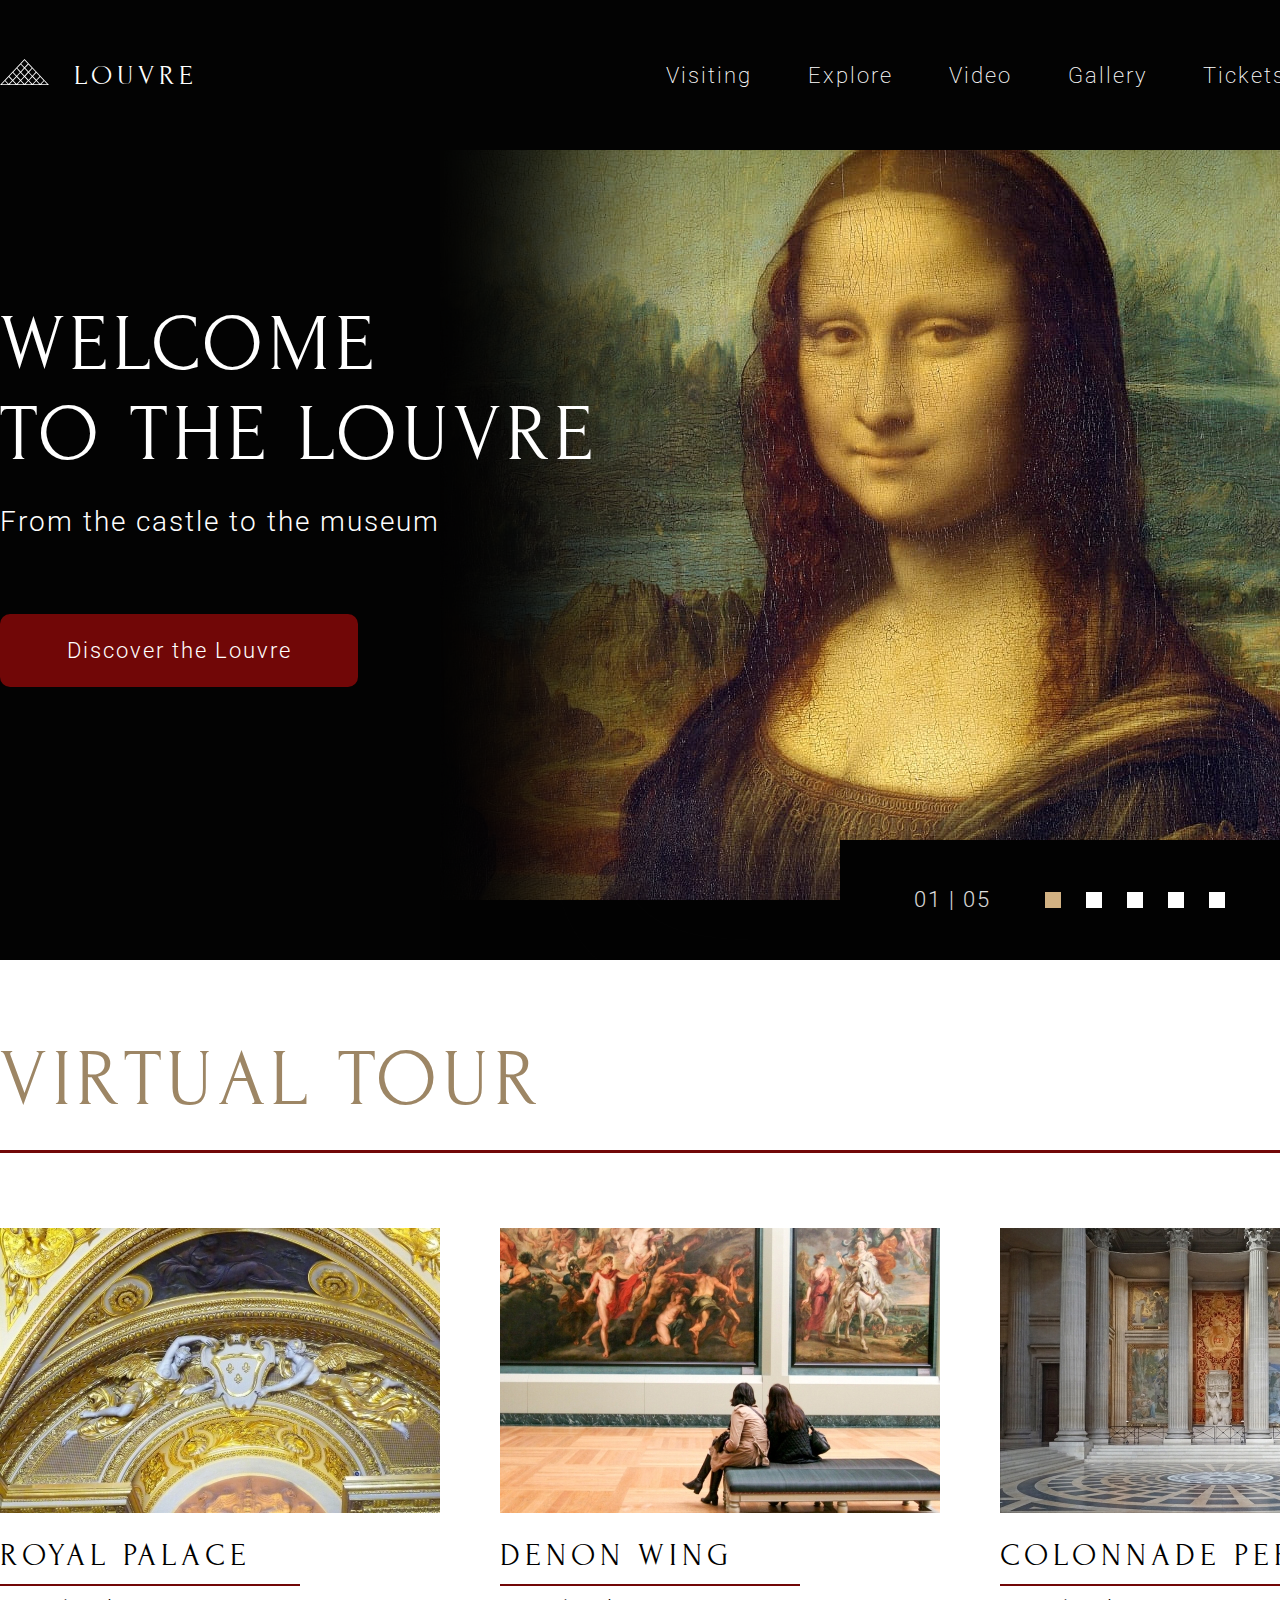
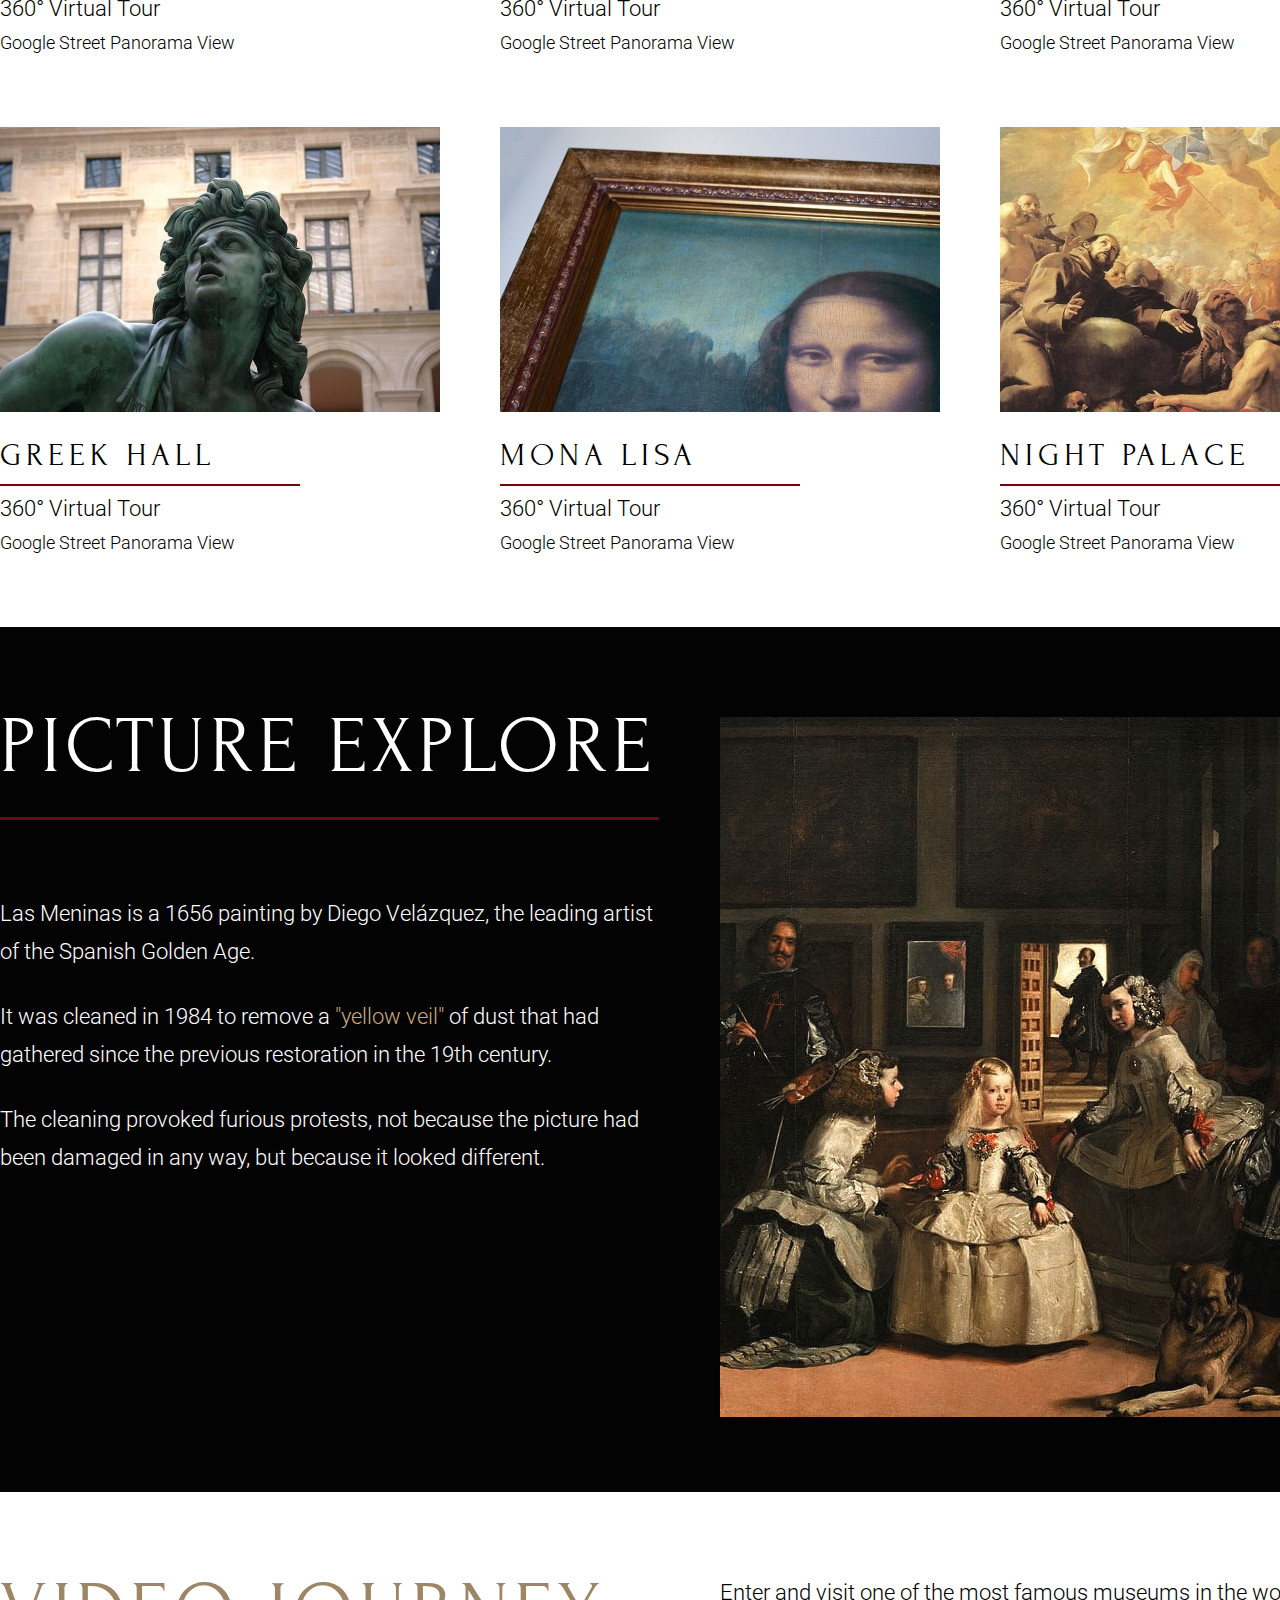
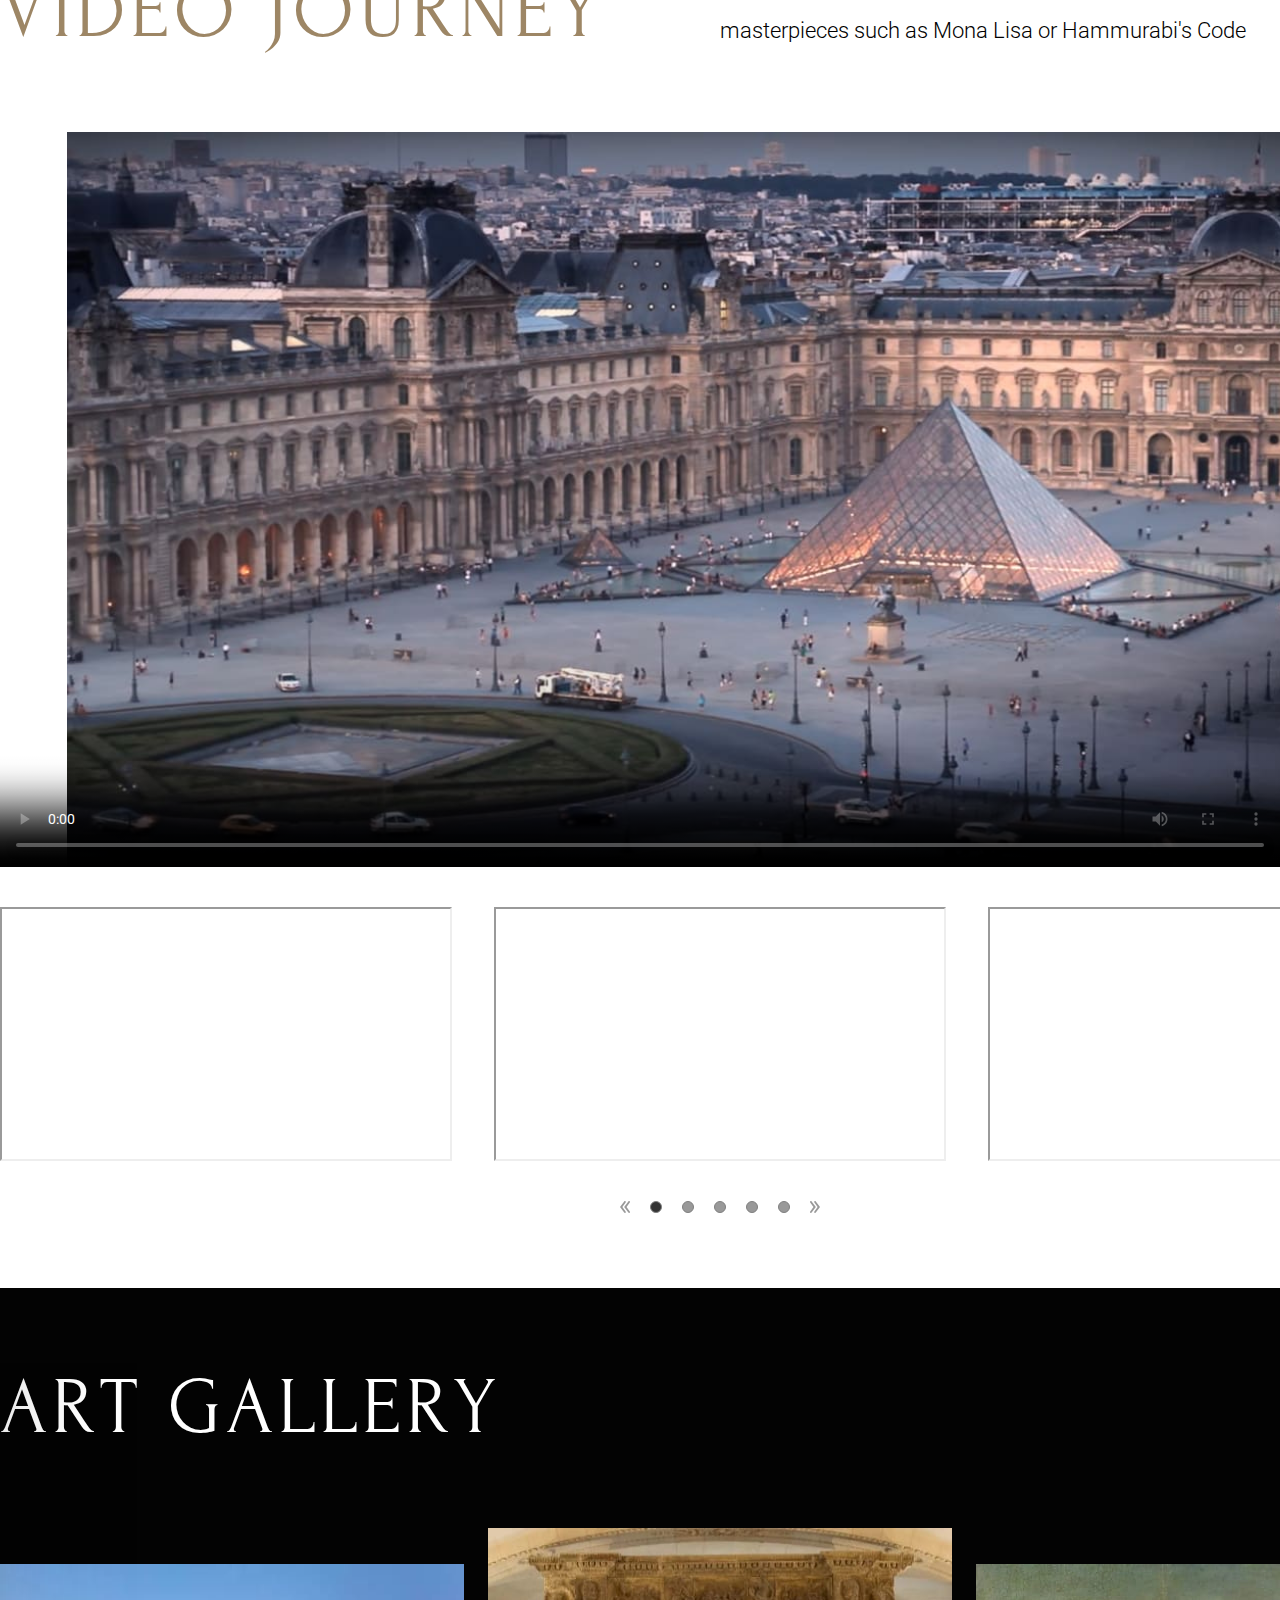
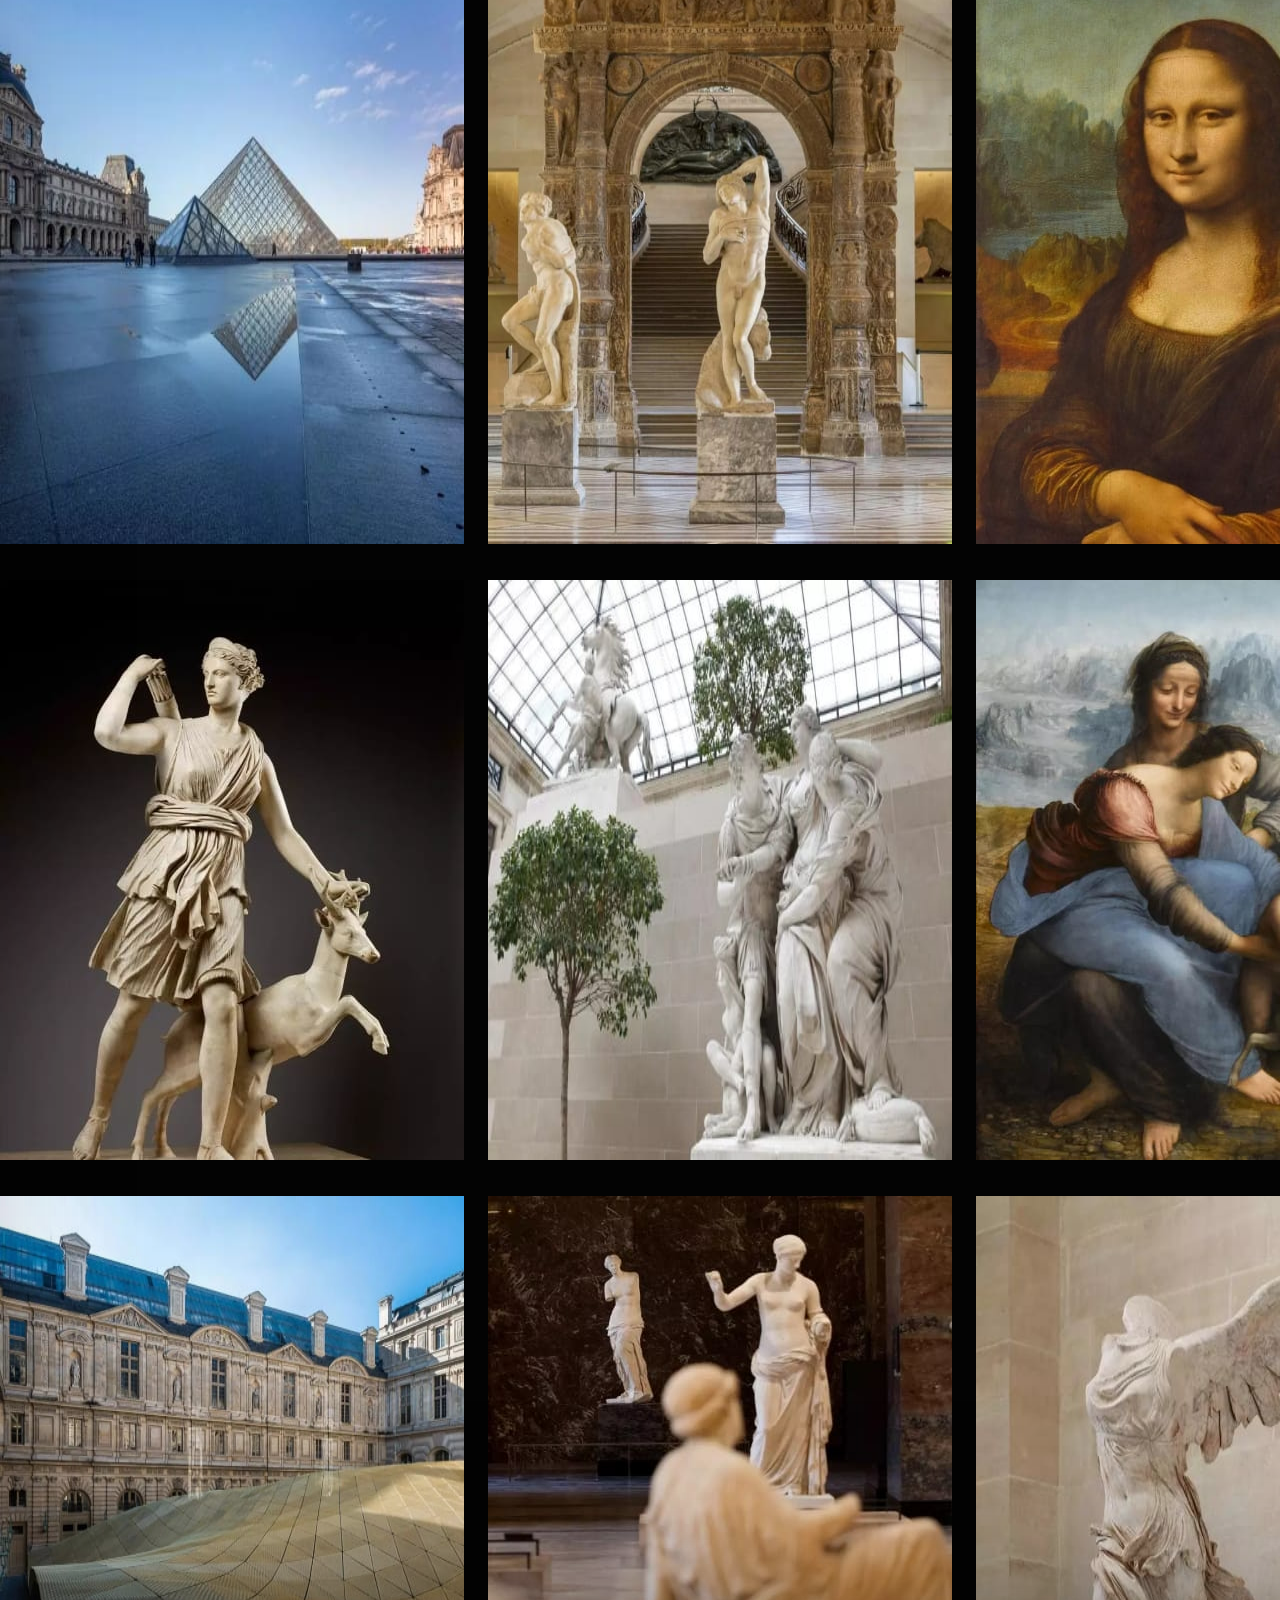
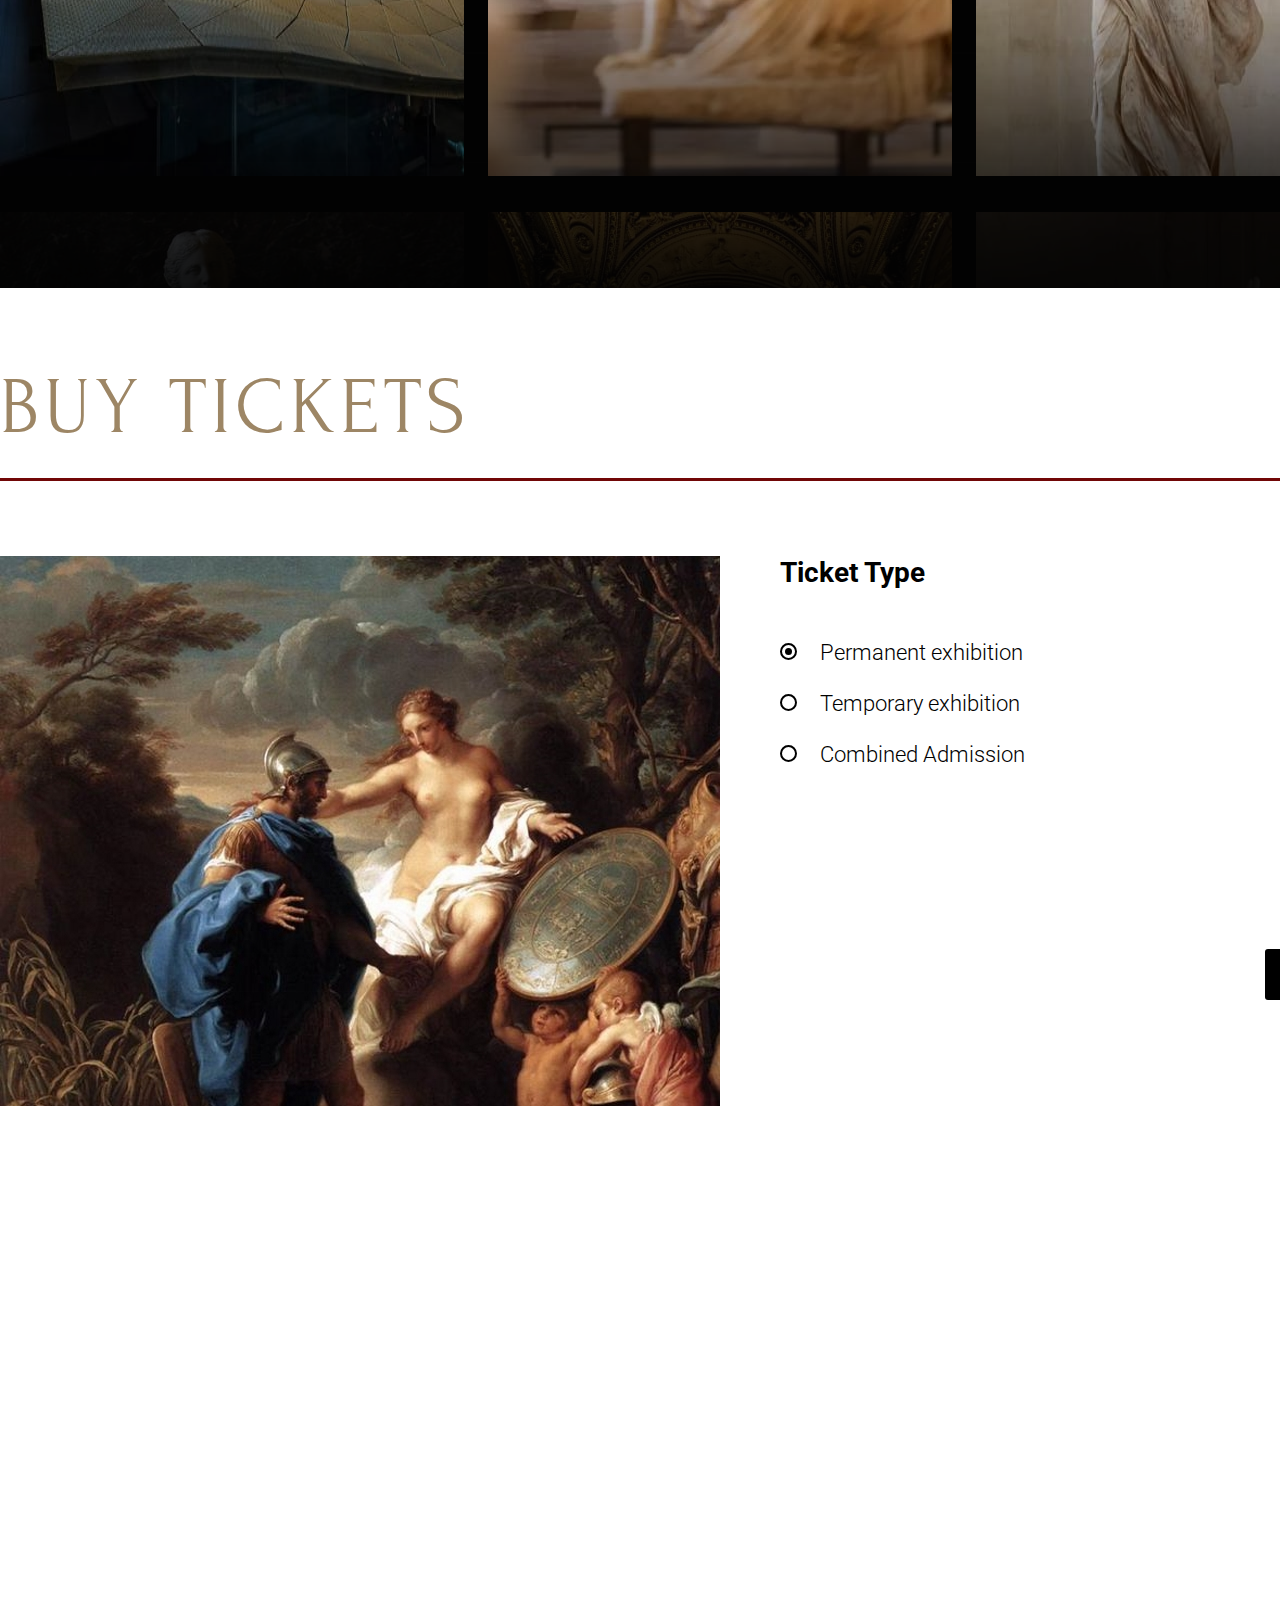
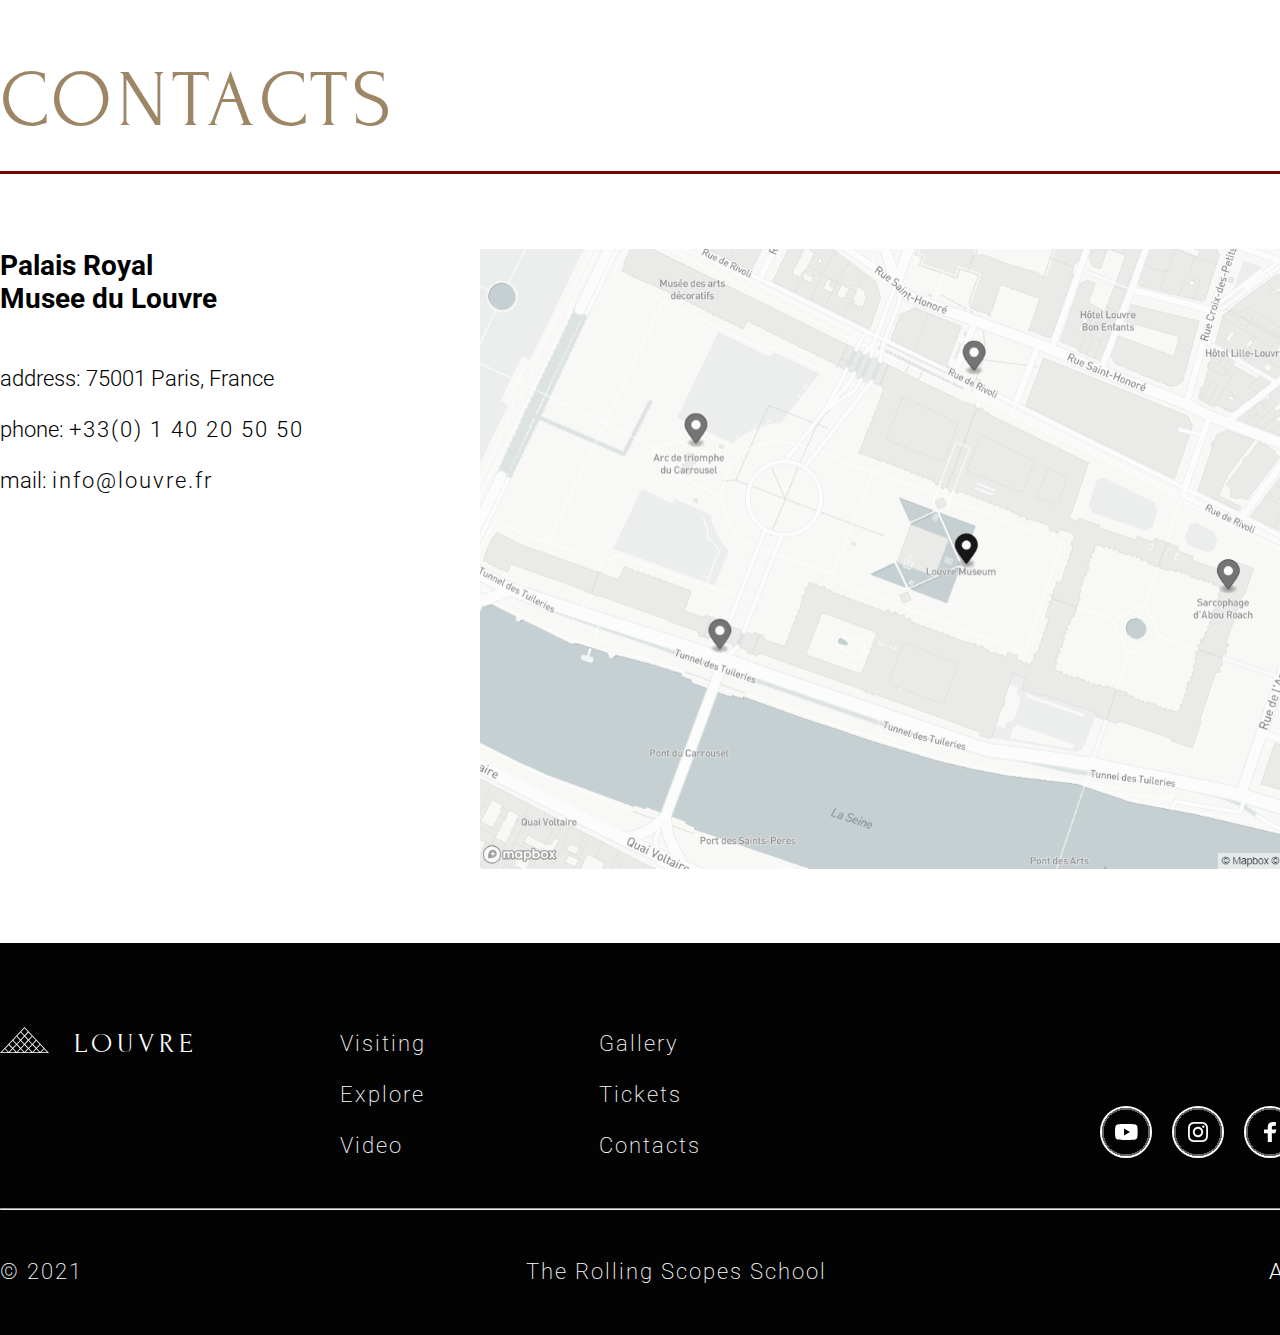
<file: index.html>
<!DOCTYPE html>
<html lang="en">
  <head>
    <meta charset="UTF-8" />
    <meta http-equiv="X-UA-Compatible" content="IE=edge" />
    <meta name="viewport" content="width=device-width, initial-scale=1.0" />
    <link rel="shortcut icon" href="assets/favicon.ico" type="image/x-icon" />
    <link rel="stylesheet" href="css/normalize.css" />
    <link rel="stylesheet" href="css/style.css" />
    <link
      href="https://fonts.googleapis.com/css2?family=Forum&family=Roboto:wght@100;300;400;700&display=swap"
      rel="stylesheet"
    />
    <title>Museum</title>
  </head>
  <body>
    <header class="dark">
      <div class="header-container container">
        <div class="header-logo"><h1>louvre</h1></div>
        <div class="burger"></div>
        <nav class="header-navbar">
          <ul>
            <li>
              <a href="#visiting">visiting <span>></span> </a>
            </li>
            <li>
              <a href="#explore">explore <span>></span> </a>
            </li>
            <li>
              <a href="#video">video <span>></span> </a>
            </li>
            <li>
              <a href="#gallery">gallery <span>></span> </a>
            </li>
            <li>
              <a href="#tickets">tickets <span>></span> </a>
            </li>
            <li>
              <a href="#contacts">contacts <span>></span> </a>
            </li>
          </ul>
        </nav>
      </div>
    </header>
    <main>
      <section class="dark">
        <div class="welcome container">
          <div class="welcome-block">
            <h2>
              Welcome <br />
              to the Louvre
            </h2>
            <p>From the castle to the museum</p>
            <a href="tours/tour0.html" target="blank">Discover the Louvre</a>
          </div>
          <div class="welcome-slider welcome-slider_shadow"></div>
          <div class="welcome-slider">
            <div class="slide">
              <div class="slide-coutn"><span>01</span> | 05</div>
              <div class="slide-change">
                <div class="slide-block"></div>
                <div class="slide-block"></div>
                <div class="slide-block"></div>
                <div class="slide-block"></div>
                <div class="slide-block sb-last"></div>
                <div class="slide-line">
                  <span class="line line-left"></span>
                  <span class="line line-right"></span>
                </div>
              </div>
            </div>
          </div>
        </div>
      </section>
      <section class="visiting container" id="visiting">
        <h2>Virtual tour</h2>
        <hr />
        <div class="visiting-cards">
          <a href="tours/tour1.html">
            <div class="card">
              <figure>
                <img
                  src="assets/img/virtual-tour/Rectangle.jpg"
                  alt="royal palace"
                />
                <h3>royal palace</h3>
                <hr />
                <p class="card-description">360° Virtual Tour</p>
                <figcaption>Google Street Panorama View</figcaption>
              </figure>
            </div>
          </a>
          <a href="tours/tour2.html">
            <div class="card">
              <figure>
                <img
                  src="assets/img/virtual-tour/Rectangle(1).jpg"
                  alt="denon"
                />
                <h3>denon wing</h3>
                <hr />
                <p class="card-description">360° Virtual Tour</p>
                <figcaption>Google Street Panorama View</figcaption>
              </figure>
            </div>
          </a>
          <a href="tours/tour3.html">
            <div class="card">
              <figure>
                <img
                  src="assets/img/virtual-tour/Rectangle(2).jpg"
                  alt="colonnade"
                />
                <h3>colonnade perrault</h3>
                <hr />
                <p class="card-description">360° Virtual Tour</p>
                <figcaption>Google Street Panorama View</figcaption>
              </figure>
            </div>
          </a>
          <a href="tours/tour4.html">
            <div class="card">
              <figure>
                <img
                  src="assets/img/virtual-tour/Rectangle(3).jpg"
                  alt="greek"
                />
                <h3>greek hall</h3>
                <hr />
                <p class="card-description">360° Virtual Tour</p>
                <figcaption>Google Street Panorama View</figcaption>
              </figure>
            </div>
          </a>
          <a href="tours/tour5.html">
            <div class="card">
              <figure>
                <img
                  src="assets/img/virtual-tour/Rectangle(4).jpg"
                  alt="mona"
                />
                <h3>mona lisa</h3>
                <hr />
                <p class="card-description">360° Virtual Tour</p>
                <figcaption>Google Street Panorama View</figcaption>
              </figure>
            </div>
          </a>
          <a href="tours/tour6.html">
            <div class="card">
              <figure>
                <img
                  src="assets/img/virtual-tour/Rectangle(5).jpg"
                  alt="night palace"
                />
                <h3>night palace</h3>
                <hr />
                <p class="card-description">360° Virtual Tour</p>
                <figcaption>Google Street Panorama View</figcaption>
              </figure>
            </div>
          </a>
        </div>
      </section>
      <section class="explore dark" id="explore">
        <div class="explore-cont container">
          <div class="explore-info">
            <h2>Picture explore</h2>
            <p>
              Las Meninas is a 1656 painting by Diego Velázquez, the leading
              artist of the Spanish Golden Age.
            </p>
            <p class="adapt1024">
              It was cleaned in 1984 to remove a <span>"yellow veil"</span> of
              dust that had gathered since the previous restoration in the 19th
              century.
            </p>
            <p class="hide1024">
              The cleaning provoked furious protests, not because the picture
              had been damaged in any way, but because it looked different.
            </p>
          </div>
          <div class="explore-picture">
            <img
              src="assets/img/explore-slider/before.jpg"
              alt="explore-before"
            />
            <!-- <img src="assets/img/explore-slider/after.jpg" alt="explore-after"> -->
            <!-- Сделать слайдер до/после для картинок -->
          </div>
        </div>
      </section>
      <section class="video container" id="video">
        <div class="video-info">
          <h2>Video journey</h2>
          <h3 class="hide1024">
            Enter and visit one of the most famous museums in the world and
            enjoy masterpieces such as Mona Lisa or Hammurabi's Code
          </h3>
        </div>
        <div class="video-player">
          <video poster="assets/video/poster0.jpg" controls>
            <!-- <source src="" /> -->
          </video>
          <div class="video-slider">
            <iframe
              width="1904"
              height="768"
              src="https://www.youtube.com/embed/zp1BXPX8jcU"
              title="YouTube video player"
              allow="accelerometer; autoplay; clipboard-write; encrypted-media; gyroscope; picture-in-picture"
              allowfullscreen
            ></iframe>
            <iframe
              width="1904"
              height="768"
              src="https://www.youtube.com/embed/Vi5D6FKhRmo"
              title="YouTube video player"
              allow="accelerometer; autoplay; clipboard-write; encrypted-media; gyroscope; picture-in-picture"
              allowfullscreen
            ></iframe>
            <iframe
              width="1904"
              height="768"
              src="https://www.youtube.com/embed/NOhDysLnTvY"
              title="YouTube video player"
              allow="accelerometer; autoplay; clipboard-write; encrypted-media; gyroscope; picture-in-picture"
              allowfullscreen
            ></iframe>
          </div>
          <div class="video-slidebar">
            <div class="video-line"></div>
            <div class="oneslide" style="background-color: #333"></div>
            <div class="oneslide"></div>
            <div class="oneslide"></div>
            <div class="oneslide"></div>
            <div class="oneslide"></div>
            <div class="video-line video-line_right"></div>
          </div>
        </div>
      </section>
      <section class="gallery dark" id="gallery">
        <div class="galery-cont container">
          <h2>Art Gallery</h2>
          <div class="galery-grid">
            <!-- <img
              src="assets/img/galery/galery2.jpg"
              alt="pic1"
              class="galery-picture"
              id="galery-pic1"
            />
            <img
              src="assets/img/galery/galery1.jpg"
              alt="pic2"
              class="galery-picture"
              id="galery-pic2"
            />
            <img
              src="assets/img/galery/galery7.jpg"
              alt="pic3"
              class="galery-picture"
              id="galery-pic3"
            />
            <img
              src="assets/img/galery/galery9.jpg"
              alt="pic4"
              class="galery-picture"
              id="galery-pic4"
            />
            <img
              src="assets/img/galery/galery8.jpg"
              alt="pic5"
              class="galery-picture"
              id="galery-pic5"
            />
            <img
              src="assets/img/galery/galery10.jpg"
              alt="pic6"
              class="galery-picture"
              id="galery-pic6"
            />
            <img
              src="assets/img/galery/galery4.jpg"
              alt="pic7"
              class="galery-picture"
              id="galery-pic7"
            />
            <img
              src="assets/img/galery/galery3.jpg"
              alt="pic8"
              class="galery-picture"
              id="galery-pic8"
            />
            <img
              src="assets/img/galery/galery15.jpg"
              alt="pic9"
              class="galery-picture"
              id="galery-pic9"
            />
            <img
              src="assets/img/galery/galery6.jpg"
              alt="pic10"
              class="galery-picture"
              id="galery-pic10"
            />
            <img
              src="assets/img/galery/galery5.jpg"
              alt="pic11"
              class="galery-picture"
              id="galery-pic11"
            />
            <img
              src="assets/img/galery/galery12.jpg"
              alt="pic12"
              class="galery-picture"
              id="galery-pic12"
            /> -->
          </div>
          <div class="galery-shadow"></div>
        </div>
      </section>
      <section class="tickets container" id="tickets">
        <h2>BUY TICKETS</h2>
        <div class="tickets-choice">
          <div class="img-cont hide1024"></div>
          <img src="assets/img/Rectangle.png" alt="tickets-picture" />
          <div class="tickets-type">
            <h3>Ticket Type</h3>
            <label
              ><input
                type="radio"
                name="tickets-type"
                id="permament"
                checked
                value="1"
              /><span></span>Permanent exhibition</label
            >
            <label
              ><input
                type="radio"
                name="tickets-type"
                id="temporary"
                value="2"
              /><span></span>Temporary exhibition</label
            >
            <label
              ><input
                type="radio"
                name="tickets-type"
                id="combined"
                value="3"
              /><span></span>Combined Admission</label
            >
          </div>
          <div class="tickets-amount">
            <h3>Amount</h3>
            <div class="amount18">
              <label for="basic">Basic 18+</label>
              <button
                type="button"
                class="amount-button amount18-left"
                onclick="this.nextElementSibling.stepDown()"
              >
                –
              </button>
              <input
                type="number"
                id="basic"
                name="basic"
                readonly
                value="0"
                min="0"
                max="20"
              />
              <button
                type="button"
                class="amount-button amount18-right"
                onclick="this.previousElementSibling.stepUp()"
              >
                +
              </button>
            </div>
            <div class="amount65">
              <label for="senior">Senior 65+</label>
              <button
                type="button"
                class="amount-button amount65-left"
                onclick="this.nextElementSibling.stepDown()"
              >
                –
              </button>
              <input
                type="number"
                id="senior"
                name="senior"
                readonly
                value="0"
                min="0"
                max="20"
              />
              <button
                type="button"
                class="amount-button amount65-right"
                onclick="this.previousElementSibling.stepUp()"
                value="+"
              >
                +
              </button>
            </div>
            <h3 class="tickets-cost">
              Total €<span class="tickets-cost_change">220</span>
            </h3>
            <input type="button" value="Buy Now" />
          </div>
        </div>
        <div class="buy">
          <div class="overlay"></div>
          <div class="buy-tickets">
            <div class="form">
              <div class="buy-head">
                <div class="buylogo"></div>
                <h2>Booking tickets</h2>
                <p>Tour to Louvre</p>
              </div>
              <div class="buy-form">
                <form action="#" method="POST">
                  <input
                    type="date"
                    name="date"
                    id="input-date"
                    class="buy-form_all buy-form_50"
                  />
                  <input
                    type="time"
                    name="time"
                    id="input-time"
                    class="buy-form_all buy-form_50"
                  />
                  <input
                    type="text"
                    name="text"
                    id="input-text"
                    class="buy-form_all buy-form_100"
                  />
                  <input
                    type="email"
                    name="email"
                    id="input-email"
                    class="buy-form_all buy-form_100"
                  />
                  <input
                    type="tel"
                    name="tel"
                    id="input-tel"
                    class="buy-form_all buy-form_100"
                  />
                  <select
                    name="select"
                    id="select-input"
                    class="buy-form_all buy-form_100"
                  >
                    <option value="0">.</option>
                    <option value="1">Permanent exhibition</option>
                    <option value="2">Temporary exhibition</option>
                    <option value="3">Combined Admission</option>
                  </select>
                </form>
              </div>
              <div class="buy-entry">
                <p>Entry ticket</p>
                <label>Basic 18+ (20 €)</label>
                <button
                  type="button"
                  class="amount-button amount65-left"
                  onclick="this.nextElementSibling.stepDown()"
                >
                  –
                </button>
                <input
                  type="number"
                  name="basic"
                  id="tickets-amount_basic"
                  readonly
                  value="0"
                  min="0"
                  max="20"
                />
                <button
                  type="button"
                  class="amount-button amount65-right"
                  onclick="this.previousElementSibling.stepUp()"
                  value="+"
                >
                  +
                </button>
                <label>Senior 65+ (10 €)</label>
                <button
                  type="button"
                  class="amount-button amount65-left"
                  onclick="this.nextElementSibling.stepDown()"
                >
                  –
                </button>
                <input
                  type="number"
                  name="senior"
                  id="tickets-amount_senior"
                  readonly
                  value="0"
                  min="0"
                  max="20"
                />
                <button
                  type="button"
                  class="amount-button amount65-right"
                  onclick="this.previousElementSibling.stepUp()"
                  value="+"
                >
                  +
                </button>
              </div>
            </div>

            <div class="buy-overview"></div>
          </div>
        </div>
      </section>
      <div class="paralax"></div>
      <section class="contacts container" id="contacts">
        <h2>Contacts</h2>
        <div class="contact-info">
          <div class="info">
            <h3>
              Palais Royal<br />
              Musee du Louvre
            </h3>
            <p>address: 75001 Paris, France</p>
            <p>phone: <a href="#">+33(0) 1 40 20 50 50</a></p>
            <p>mail: <a href="#">info@louvre.fr</a></p>
          </div>
          <img src="assets/img/Rectangle(2).png" class="map" alt="map" />
        </div>
      </section>
    </main>
    <footer>
      <div class="container dark">
        <div class="header-container footer-container">
          <div class="header-logo footer-logo"><h2>louvre</h2></div>
          <nav class="footer-navbar">
            <ul>
              <li><a href="#visiting">visiting</a></li>
              <li><a href="#explore">explore</a></li>
              <li><a href="#video">video</a></li>
            </ul>
            <ul>
              <li><a href="#gallery">gallery</a></li>
              <li><a href="#tickets">tickets</a></li>
              <li><a href="#contacts">contacts</a></li>
            </ul>
          </nav>
          <nav class="footer-link">
            <ul>
              <li>
                <a href="https://www.youtube.com/user/louvre"
                  ><img src="assets/svg/Youtube.svg" alt="Youtube"
                /></a>
              </li>
              <li>
                <a href="https://www.instagram.com/museelouvre/"
                  ><img src="assets/svg/Instagram.svg" alt="Instagram"
                /></a>
              </li>
              <li>
                <a href="https://www.facebook.com/museedulouvre"
                  ><img src="assets/svg/Facebook.svg" alt="Facebook"
                /></a>
              </li>
              <li>
                <a href="http://twitter.com/museelouvre"
                  ><img src="assets/svg/Twitter.svg" alt="Twitter"
                /></a>
              </li>
              <li>
                <a href="https://www.pinterest.fr/museedulouvre/"
                  ><img src="assets/svg/Pinterest.svg" alt="Pinterest"
                /></a>
              </li>
            </ul>
          </nav>
        </div>
      </div>
      <hr />
      <div class="footer-info container">
        <p>© 2021</p>
        <p>The Rolling Scopes School</p>
        <p><a href="https://github.com/ALexandrLaz">Alexandr Lazar</a></p>
      </div>
    </footer>
    <script src="js/gallery.js"></script>
    <script src="js/buy.js"></script>
  </body>
</html>
</file>
<file: css/style.css>
@charset "UTF-8";
* {
  font-family: "Roboto";
  font-size: 22px;
  font-weight: 300;
  letter-spacing: 2px;
  -webkit-box-sizing: border-box;
          box-sizing: border-box;
}

body {
  background-color: #fff;
  color: #fff;
}

header,
main,
footer {
  margin: 0 auto;
  max-width: 1920px;
}

.container {
  width: 1440px;
  margin: 0 auto;
}

h2 {
  font-family: "Forum";
  font-style: normal;
  font-weight: normal;
  font-size: 80px;
  line-height: 90px;
  letter-spacing: 5px;
  text-transform: uppercase;
}

.dark {
  background-color: #030303;
  color: #fff;
}

a {
  text-decoration: none;
  color: #fff;
}

@media (max-width: 1024px) {
  h2 {
    font-size: 50px;
  }
  header,
  main,
  footer {
    max-width: 1024px;
  }
  .container {
    max-width: 984px;
  }
  .hide1024 {
    display: none;
  }
}

header {
  height: 150px;
  background-color: #030303;
}

.header-container {
  display: -webkit-box;
  display: -ms-flexbox;
  display: flex;
  -webkit-box-pack: justify;
      -ms-flex-pack: justify;
          justify-content: space-between;
  -webkit-box-align: center;
      -ms-flex-align: center;
          align-items: center;
  min-height: 100%;
}

.header-container .burger {
  display: none;
}

.header-logo {
  background-image: url("../assets/svg/logo.svg");
  background-size: 49px 26px;
  background-repeat: no-repeat;
  background-position: 0px 18px;
  text-transform: uppercase;
}

.header-logo h1 {
  padding-left: 74px;
  font-family: Forum;
  font-style: normal;
  font-weight: normal;
  font-size: 28px;
  line-height: 31px;
  letter-spacing: 5px;
  text-transform: uppercase;
}

.header-navbar {
  width: 774px;
}

.header-navbar ul {
  display: -webkit-box;
  display: -ms-flexbox;
  display: flex;
  list-style-type: none;
  padding: 2px 0 0 0;
}

.header-navbar ul li a {
  padding: 0 28px;
  font-weight: 200;
  line-height: 26px;
  text-transform: capitalize;
  text-decoration: none;
  color: #fff;
}

.header-navbar ul li a span {
  display: none;
}

.header-navbar ul li a:hover {
  color: #9d8665;
}

.header-navbar ul li a:active {
  color: #7e6c51;
}

.header-navbar ul li:last-child a {
  padding-right: 0;
}

.header-navbar ul li:first-child a {
  padding-left: 0;
}

@media (max-width: 1024px) {
  header {
    height: 130px;
  }
  .header-container {
    position: relative;
  }
  .header-container .burger {
    display: block;
    position: absolute;
    right: 0;
    width: 33px;
    height: 18px;
    -webkit-mask-image: url("../assets/svg/Group44.svg");
            mask-image: url("../assets/svg/Group44.svg");
    background-size: 33px 18px;
    background-color: white;
    background-repeat: no-repeat;
  }
  .header-container .burger:hover {
    background-color: #9d8665;
  }
  .header-navbar {
    position: absolute;
    width: 122px;
    top: 165px;
    left: 35px;
    display: none;
  }
  .header-navbar ul {
    display: -webkit-box;
    display: -ms-flexbox;
    display: flex;
    -webkit-box-orient: vertical;
    -webkit-box-direction: normal;
        -ms-flex-direction: column;
            flex-direction: column;
  }
  .header-navbar ul li {
    padding: 12.5px 0px;
  }
  .header-navbar ul li a {
    width: 122px;
    display: -webkit-box;
    display: -ms-flexbox;
    display: flex;
    -webkit-box-pack: justify;
        -ms-flex-pack: justify;
            justify-content: space-between;
    padding: 0;
    font-weight: 300;
    line-height: 23px;
    white-space: nowrap;
    font-size: 20px;
  }
  .header-navbar ul li a span {
    display: inline-block;
    width: 12px;
    height: 12px;
  }
}

.welcome {
  position: relative;
  height: 810px;
}

.welcome-block {
  position: absolute;
  top: 150px;
  max-width: 598px;
  max-height: 388px;
  z-index: 3;
}

.welcome-block h2 {
  margin: 0 0 25px 0;
}

.welcome-block p {
  margin: 0 0 100px 0;
  font-size: 28px;
  line-height: 33px;
}

.welcome-block a {
  padding: 24px 66.5px;
  text-align: center;
  line-height: 26px;
  background: #710707;
  border-radius: 10px;
}

.welcome-block a:hover {
  background-color: #9d8665;
}

.welcome-slider {
  position: absolute;
  top: 0;
  right: 0;
  width: 1000px;
  min-height: 100%;
  background-image: url("../assets/img/welcome-slider/1.jpg");
  background-repeat: no-repeat;
  background-position: calc(100%) calc(100% - 60px);
}

.welcome-slider_shadow {
  background: none;
  -webkit-box-shadow: inset 200px -50px 140px -60px #030303;
          box-shadow: inset 200px -50px 140px -60px #030303;
  z-index: 2;
}

.slide {
  position: absolute;
  bottom: 0;
  right: 0;
  display: -webkit-box;
  display: -ms-flexbox;
  display: flex;
  -webkit-box-pack: justify;
      -ms-flex-pack: justify;
          justify-content: space-between;
  -webkit-box-align: center;
      -ms-flex-align: center;
          align-items: center;
  padding: 0 74px;
  background-color: #030303;
  width: 600px;
  height: 120px;
  font-style: normal;
  font-weight: normal;
  line-height: 40px;
}

.slide .slide-count {
  text-align: center;
  margin: 40px auto;
  font-size: 22px;
  font-style: normal;
  font-weight: normal;
}

.slide .slide-change {
  position: absolute;
  left: 150px;
  display: -webkit-box;
  display: -ms-flexbox;
  display: flex;
  -webkit-box-pack: justify;
      -ms-flex-pack: justify;
          justify-content: space-between;
  -webkit-box-align: center;
      -ms-flex-align: center;
          align-items: center;
  z-index: 2;
}

.slide .slide-change .slide-block {
  width: 16px;
  height: 16px;
  margin: 0 12.5px;
  background-color: #fff;
}

.slide .slide-change .slide-block:first-child {
  margin-left: 55px;
  background-color: #d2b183;
}

.slide .slide-change .slide-block:hover {
  cursor: pointer;
  background-color: #9d8665;
}

.slide .slide-change .slide-block:active {
  cursor: pointer;
  background-color: #d2b183;
}

.slide .slide-change .sb-last {
  margin-right: 0;
}

.slide .slide-change .slide-line {
  margin: -6px 0 0 60px;
}

.slide .slide-change .slide-line .line {
  position: absolute;
  display: block;
  width: 30px;
  height: 8px;
  -webkit-mask-image: url("../assets/svg/←.svg");
          mask-image: url("../assets/svg/←.svg");
  -webkit-mask-size: 30px 8px;
          mask-size: 30px 8px;
  -webkit-mask-size: 100%;
          mask-size: 100%;
  background-color: #fff;
}

.slide .slide-change .slide-line .line:hover {
  cursor: pointer;
  background-color: #9d8665;
}

.slide .slide-change .line-right {
  right: -80px;
}

.slide .slide-change .line-right {
  -webkit-transform: rotate(180deg);
          transform: rotate(180deg);
}

@media (max-width: 1024px) {
  .welcome {
    height: 585px;
  }
  .welcome-block {
    top: 50px;
    max-width: 396px;
    max-height: 180px;
  }
  .welcome-block h2 {
    margin: 0 0 25px 0;
    white-space: nowrap;
  }
  .welcome-block p {
    margin: 0 0 67px 0;
    font-size: 24px;
    line-height: 28px;
  }
  .welcome-block a {
    padding: 19px 45px;
    font-size: 20px;
    line-height: 23px;
  }
  .welcome-slider {
    width: 700px;
    background-size: 700px 525px;
  }
  .slide {
    padding: 0 74px 0 224px;
    width: 700px;
    line-height: 40px;
  }
  .slide .slide-count {
    text-align: center;
    margin: 40px auto;
    font-size: 20px;
  }
  .slide .slide-change {
    position: absolute;
    left: 285px;
  }
  .slide .slide-change .slide-block {
    width: 12px;
    height: 12px;
  }
  .slide .slide-change .sb-last {
    margin-right: 0;
  }
  .slide .slide-change .slide-line {
    margin: -6px 0 0 45px;
  }
}

.visiting {
  color: black;
}

.visiting h2 {
  margin-top: 75px;
  margin-bottom: 25px;
  color: #9d8665;
}

.visiting hr {
  margin-bottom: 75px;
  height: 3px;
  background-color: #710707;
  border: none;
}

.visiting-cards {
  display: -webkit-box;
  display: -ms-flexbox;
  display: flex;
  -ms-flex-wrap: wrap;
      flex-wrap: wrap;
}

.visiting-cards a {
  max-width: 440px;
  margin: 0 60px 74px 0;
  color: #000;
}

.visiting-cards a:nth-child(3n + 3) {
  margin-right: 0;
}

.visiting-cards .card {
  width: 100%;
}

.visiting-cards .card figure {
  margin: 0;
  font-family: "Roboto";
  font-style: normal;
  font-weight: 200;
}

.visiting-cards .card figure h3 {
  margin-top: 20px;
  margin-bottom: 10px;
  font-family: "Forum";
  font-style: normal;
  font-weight: normal;
  font-size: 32px;
  line-height: 35px;
  letter-spacing: 5px;
  text-transform: uppercase;
}

.visiting-cards .card figure hr {
  width: 300px;
  height: 2px;
  margin-left: 0;
  margin-bottom: 10px;
}

.visiting-cards .card figure figcaption {
  font-size: 18px;
  line-height: 21px;
  margin: 0;
  letter-spacing: 0px;
}

.visiting-cards .card figure .card-description {
  font-size: 22px;
  line-height: 26px;
  letter-spacing: 0px;
  margin-bottom: 10px;
  margin-top: 0;
}

.visiting-cards a:hover hr {
  width: 100%;
  -webkit-transition: 1s ease-in-out;
  transition: 1s ease-in-out;
}

@media (max-width: 1024px) {
  .visiting h2 {
    margin-top: 53px;
    margin-bottom: 12px;
  }
  .visiting hr {
    margin-bottom: 60px;
  }
  .visiting-cards {
    display: -webkit-box;
    display: -ms-flexbox;
    display: flex;
    -ms-flex-wrap: wrap;
        flex-wrap: wrap;
  }
  .visiting-cards a:nth-child(3) h3 {
    letter-spacing: 3px;
  }
  .visiting-cards a:nth-child(5) h3,
  .visiting-cards a:nth-child(6) h3 {
    letter-spacing: 3px;
  }
  .visiting-cards a {
    max-width: 330px;
    margin: 0 0 60px 108px;
  }
  .visiting-cards a:nth-child(3n + 3) {
    margin: 0 0 60px 108px;
  }
  .visiting-cards .card figure img {
    max-width: 330px;
  }
  .visiting-cards .card figure h3 {
    font-size: 28px;
    line-height: 31px;
    white-space: nowrap;
  }
  .visiting-cards .card figure hr {
    width: 150px;
    height: 2px;
  }
  .visiting-cards .card figure figcaption {
    font-size: 16px;
    line-height: 19px;
  }
  .visiting-cards .card figure .card-description {
    font-size: 20px;
    line-height: 23px;
  }
  .visiting-cards a:hover hr {
    width: 100%;
    -webkit-transition: 1s ease-in-out;
    transition: 1s ease-in-out;
  }
}

.explore {
  max-height: 865px;
}

.explore-cont {
  display: -webkit-box;
  display: -ms-flexbox;
  display: flex;
  -webkit-box-pack: justify;
      -ms-flex-pack: justify;
          justify-content: space-between;
}

.explore-info {
  max-width: 659px;
}

.explore-info h2 {
  margin-top: 75px;
  margin-bottom: 75px;
  padding-bottom: 25px;
  border-bottom: 3px solid #710707;
}

.explore-info p {
  margin-bottom: 27px;
  font-weight: 300;
  font-size: 22px;
  line-height: 38px;
  letter-spacing: 0px;
}

.explore-info p span {
  color: #caaa7d;
  letter-spacing: 0;
}

.explore-picture {
  max-width: 720px;
  margin: 90px 0 75px 0;
}

@media (max-width: 1024px) {
  .explore {
    max-height: 1149px;
  }
  .explore-cont {
    display: block;
  }
  .explore-info {
    max-width: 100%;
  }
  .explore-info h2 {
    margin-top: 0px;
    margin-bottom: 60px;
    padding-top: 53px;
    padding-bottom: 12px;
  }
  .explore-info p {
    margin: 0px;
    font-size: 20px;
  }
  .explore-info p span {
    color: #caaa7d;
    letter-spacing: -0.8px;
  }
  .explore-info .hide1024 {
    display: none;
  }
  .explore-info .adapt1024 {
    line-height: 35px;
  }
  .explore-picture {
    max-width: 720px;
    margin: 62px auto 0;
    padding-bottom: 62px;
  }
  .explore-picture img {
    display: block;
    margin: 0;
  }
}

.video {
  margin-top: 75px;
}

.video .video-info {
  display: -webkit-box;
  display: -ms-flexbox;
  display: flex;
  -webkit-box-pack: justify;
      -ms-flex-pack: justify;
          justify-content: space-between;
  color: #000;
}

.video .video-info h2 {
  max-width: 605px;
  color: #9d8665;
  white-space: nowrap;
  margin-top: 0;
  margin-bottom: 75px;
}

.video .video-info h3 {
  max-width: 720px;
  margin-top: 0.53%;
  line-height: 38px;
  letter-spacing: 0px;
}

.video-player video {
  width: 100%;
  max-height: 735px;
  margin-bottom: 35px;
}

.video-player video[poster] {
  width: 100%;
  height: 100%;
}

.video-player .video-slider {
  display: -webkit-box;
  display: -ms-flexbox;
  display: flex;
  gap: 42px;
}

.video-player .video-slider iframe {
  max-width: 452px;
  max-height: 254px;
}

.video-player .video-slidebar {
  display: -webkit-box;
  display: -ms-flexbox;
  display: flex;
  -webkit-box-pack: center;
      -ms-flex-pack: center;
          justify-content: center;
  gap: 20px;
  margin-top: 40px;
}

.video-player .video-slidebar .oneslide {
  width: 12px;
  height: 12px;
  background: #999999;
  border: 1px solid gray;
  border-radius: 50%;
}

.video-player .video-slidebar .video-line {
  display: block;
  width: 10px;
  -webkit-mask-image: url("../assets/svg/Vector (Stroke).svg");
          mask-image: url("../assets/svg/Vector (Stroke).svg");
  background-color: #999999;
}

.video-player .video-slidebar .video-line:hover {
  cursor: pointer;
  background-color: #710707;
}

.video-player .video-slidebar .video-line_right {
  fill: #333;
  -webkit-transform: rotate(180deg);
          transform: rotate(180deg);
}

.video-player .video-slidebar .oneslide:hover {
  cursor: pointer;
  background-color: #710707;
}

@media (max-width: 1024px) {
  .video {
    margin-top: 53px;
  }
  .video .video-info h2 {
    margin-bottom: 32px;
  }
  .video .video-info h3 {
    display: none;
  }
  .video-player video {
    width: 100%;
    max-height: 504px;
    margin-bottom: 35px;
  }
  .video-player video[poster] {
    width: 100%;
    height: 504px;
  }
  .video-player .video-slider {
    display: -webkit-box;
    display: -ms-flexbox;
    display: flex;
    gap: 41px;
  }
  .video-player .video-slider iframe {
    max-width: 300px;
    max-height: 170px;
    border: none;
  }
}

.gallery {
  margin-top: 75px;
  overflow: hidden;
}

.galery-cont {
  position: relative;
  max-height: 2125px;
}

.galery-cont h2 {
  margin-bottom: 75px;
  margin-top: 75px;
}

.galery-cont .galery-shadow {
  position: absolute;
  top: 0;
  left: 0;
  width: 100%;
  min-height: 100%;
  -webkit-box-shadow: inset 0px -350px 410px -170px #030303;
          box-shadow: inset 0px -350px 410px -170px #030303;
  z-index: 2;
}

.galery-cont .galery-grid {
  display: -webkit-box;
  display: -ms-flexbox;
  display: flex;
  -webkit-box-pack: center;
      -ms-flex-pack: center;
          justify-content: center;
  -ms-flex-wrap: wrap;
      flex-wrap: wrap;
}

.galery-cont .galery-grid .galery-picture {
  margin: 0 24px 36px 0;
  min-height: 100%;
  height: inherit;
}

.galery-cont .galery-grid .galery-picture:nth-child(3n + 3) {
  margin: 0 0px 36px 0;
}

.galery-cont .galery-grid .galery-picture:nth-child(1) {
  margin-top: 36px;
}

.galery-cont .galery-grid .galery-picture:nth-child(3) {
  margin-top: 36px;
}

@media (max-width: 1024px) {
  .gallery {
    margin-top: 61px;
  }
  .galery-cont {
    height: 1407px;
  }
  .galery-cont h2 {
    margin-bottom: 52px;
    margin-top: 52px;
  }
  .galery-cont .galery-grid .galery-picture {
    margin: 0 36px 24px 0;
    max-width: 304px;
  }
}

.tickets {
  font-family: "Roboto";
  font-style: normal;
  font-weight: normal;
  color: black;
}

.tickets h2 {
  margin-top: 75px;
  padding-bottom: 25px;
  margin-bottom: 75px;
  color: #9d8665;
  border-bottom: 3px solid #710707;
}

.tickets label {
  font-style: normal;
  font-weight: 300;
  font-size: 22px;
  line-height: 26px;
  letter-spacing: 0;
}

.tickets .tickets-choice {
  display: -webkit-box;
  display: -ms-flexbox;
  display: flex;
}

.tickets .tickets-choice h3 {
  margin-top: 0;
  font-family: "Roboto";
  font-weight: bold;
  font-size: 28px;
  line-height: 33px;
  letter-spacing: 0px;
}

.tickets .tickets-choice .tickets-type {
  max-width: 270px;
  margin-left: 60px;
  margin-right: 240px;
}

.tickets .tickets-choice .tickets-type h3 {
  margin-bottom: 51px;
}

.tickets .tickets-choice .tickets-type label {
  display: inline-block;
  position: relative;
  margin-bottom: 25px;
}

.tickets .tickets-choice .tickets-type label:hover {
  cursor: pointer;
}

.tickets .tickets-choice .tickets-type label span {
  content: "";
  display: inline-block;
  width: 17px;
  height: 17px;
  position: relative;
  border: 2px solid black;
  border-radius: 50%;
  margin-top: 3px;
  margin-right: 23px;
}

.tickets .tickets-choice .tickets-type label input[type="radio"] {
  display: none;
}

.tickets .tickets-choice .tickets-type label input[type="radio"]:checked + span:before {
  content: "";
  position: absolute;
  top: 3px;
  left: 3px;
  width: 7px;
  height: 7px;
  background-color: black;
  border-radius: 50%;
  z-index: 2;
}

.tickets .tickets-choice .tickets-amount {
  max-width: 150px;
}

.tickets .tickets-choice .tickets-amount h3:first-child {
  float: right;
  margin-bottom: 26px;
}

.tickets .tickets-choice .tickets-amount input[type="number"] {
  width: 150px;
  height: 50px;
  border: 3px solid black;
  margin: 14px 0 11px;
  font-size: 22px;
  line-height: 26px;
  text-align: center;
}

.tickets .tickets-choice .tickets-amount input[type="number"]::-webkit-outer-spin-button, .tickets .tickets-choice .tickets-amount input[type="number"]::-webkit-inner-spin-button {
  -webkit-appearance: none;
          appearance: none;
}

.tickets .tickets-choice .tickets-amount .amount18,
.tickets .tickets-choice .tickets-amount .amount65 {
  position: relative;
}

.tickets .tickets-choice .tickets-amount .amount-button {
  position: absolute;
  border: none;
  background-color: #fff;
  font-size: 30px;
  font-weight: bolder;
  text-align: justify;
}

.tickets .tickets-choice .tickets-amount .amount-button:hover {
  cursor: pointer;
}

.tickets .tickets-choice .tickets-amount .amount18-left {
  top: 106px;
  left: 8px;
}

.tickets .tickets-choice .tickets-amount .amount18-right {
  top: 106px;
  right: 7px;
}

.tickets .tickets-choice .tickets-amount .amount65-left {
  top: 48px;
  left: 8px;
}

.tickets .tickets-choice .tickets-amount .amount65-right {
  top: 48px;
  right: 7px;
}

.tickets .tickets-choice .tickets-cost {
  margin-top: 39px;
  margin-bottom: 60px;
  font-style: normal;
  font-weight: bold;
  font-size: 28px;
  line-height: 33px;
  letter-spacing: 1.65px;
}

.tickets .tickets-choice .tickets-cost span {
  font-style: normal;
  font-weight: bold;
  font-size: 28px;
  line-height: 33px;
  letter-spacing: 1.65px;
}

.tickets .tickets-choice input[type="button"] {
  margin-left: -25px;
  padding: 13px 38px;
  border: none;
  border-radius: 3px;
  color: #fff;
  background-color: black;
}

.tickets .tickets-choice input[type="button"]:hover {
  color: black;
  background: #9d8665;
}

.tickets .buy {
  position: fixed;
  top: 0;
  left: 0;
  display: none;
}

.tickets .buy .overlay {
  background-color: lightgray;
  width: 100%;
  min-height: 100%;
  opacity: 0.2;
  z-index: 4;
}

.tickets .buy .buy-tickets {
  width: 100%;
}

.tickets .buy .buy-tickets .form {
  position: relative;
  max-width: 400px;
}

.tickets .buy .buy-tickets .form .buylogo {
  display: block;
  width: 85px;
  height: 45px;
  -webkit-mask-image: url("../assets/svg/logo.svg");
          mask-image: url("../assets/svg/logo.svg");
  -webkit-mask-size: 100%;
          mask-size: 100%;
  background-color: #9d8665;
}

.tickets .buy .buy-tickets .form h2 {
  white-space: nowrap;
  margin: 0 0 15px;
  padding-bottom: 45px;
  font-size: 50px;
  line-height: 55px;
  text-transform: uppercase;
  letter-spacing: 0;
}

.tickets .buy .buy-tickets .form .buy-head p {
  position: absolute;
  top: 96px;
  font-family: Roboto;
  font-style: normal;
  font-weight: normal;
  font-size: 18px;
  line-height: 21px;
  color: #710707;
  letter-spacing: 0;
}

.tickets .buy .buy-tickets .form .buy-form {
  margin-top: 60px;
}

.tickets .buy .buy-tickets .form .buy-form .buy-form_all {
  position: relative;
  border: 1px solid black;
  height: 45px;
  margin-bottom: 20px;
}

.tickets .buy .buy-tickets .form .buy-form .buy-form_all::-webkit-datetime-edit {
  display: none;
}

.tickets .buy .buy-tickets .form .buy-form .buy-form_all::-webkit-calendar-picker-indicator {
  opacity: 0;
}

.tickets .buy .buy-tickets .form .buy-form .buy-form_50 {
  width: 190px;
}

.tickets .buy .buy-tickets .form .buy-form .buy-form_50:first-child {
  margin-right: 12.65px;
}

.tickets .buy .buy-tickets .form .buy-form .buy-form_100 {
  width: 100%;
}

.tickets .buy .buy-tickets .form .buy-form #input-date[placeholder] {
  color: black;
}

.tickets .buy .buy-tickets .form .buy-form #input-date:before {
  content: "";
  position: absolute;
  left: 17px;
  top: 14px;
  width: 13px;
  height: 15px;
  font-size: 18px;
  line-height: 21px;
  text-align: center;
  background-image: url("../assets/svg/date.svg");
}

.tickets .buy .buy-tickets .form .buy-form #input-date:before::after {
  content: "Date";
  width: 30px;
  height: 30px;
}

.paralax {
  width: 100%;
  min-height: 400px;
  margin-top: 75px;
  margin-bottom: 75px;
  background-attachment: fixed;
  background-position: center;
  background-repeat: no-repeat;
  background-size: cover;
  background-image: url("../assets/img/parallax.jpg");
}

@media (max-width: 1024px) {
  .tickets h2 {
    margin-top: 53px;
    padding-bottom: 12px;
    margin-bottom: 60px;
  }
  .tickets .tickets-choice {
    min-height: 440px;
  }
  .tickets .tickets-choice img {
    display: none;
  }
  .tickets .tickets-choice .img-cont {
    display: block;
    min-width: 700px;
    max-height: 440px;
    background-image: url("../assets/img/Rectangle.png");
    background-repeat: no-repeat;
    background-position: -10px -55px;
  }
  .tickets .tickets-choice .tickets-type {
    display: none;
  }
  .tickets .tickets-choice .tickets-amount {
    max-width: 175px;
    margin-left: 80px;
  }
  .tickets .tickets-choice .tickets-amount h3:first-child {
    float: left;
    margin-bottom: 30px;
  }
  .tickets .tickets-choice .tickets-amount label {
    position: absolute;
  }
  .tickets .tickets-choice .tickets-amount input[type="number"] {
    width: 175px;
    margin: 35px 0 30px;
  }
  .tickets .tickets-choice .tickets-amount .amount18-left {
    top: 105px;
    left: 8px;
  }
  .tickets .tickets-choice .tickets-amount .amount18-right {
    top: 105px;
    right: 10px;
  }
  .tickets .tickets-choice .tickets-amount .amount65-left {
    top: 42px;
    left: 8px;
  }
  .tickets .tickets-choice .tickets-amount .amount65-right {
    top: 42px;
    right: 10px;
  }
  .tickets .tickets-choice .tickets-cost {
    margin-top: -5px;
    margin-bottom: 67px;
  }
  .tickets .tickets-choice .tickets-cost .tickets-cost_change {
    margin-left: 16px;
  }
  .tickets .tickets-choice input[type="button"] {
    margin-left: 0px;
  }
  .tickets .buy {
    position: fixed;
    top: 0;
    left: 0;
    display: none;
  }
  .tickets .buy .overlay {
    background-color: lightgray;
    width: 100%;
    min-height: 100%;
    opacity: 0.2;
    z-index: 4;
  }
  .tickets .buy .buy-tickets {
    width: 100%;
  }
  .tickets .buy .buy-tickets .form {
    position: relative;
    max-width: 400px;
  }
  .tickets .buy .buy-tickets .form .buylogo {
    display: block;
    width: 85px;
    height: 45px;
    -webkit-mask-image: url("../assets/svg/logo.svg");
            mask-image: url("../assets/svg/logo.svg");
    -webkit-mask-size: 100%;
            mask-size: 100%;
    background-color: #9d8665;
  }
  .tickets .buy .buy-tickets .form h2 {
    white-space: nowrap;
    margin: 0 0 15px;
    padding-bottom: 45px;
    font-size: 50px;
    line-height: 55px;
    text-transform: uppercase;
    letter-spacing: 0;
  }
  .tickets .buy .buy-tickets .form .buy-head p {
    position: absolute;
    top: 96px;
    font-family: Roboto;
    font-style: normal;
    font-weight: normal;
    font-size: 18px;
    line-height: 21px;
    color: #710707;
    letter-spacing: 0;
  }
  .tickets .buy .buy-tickets .form .buy-form {
    margin-top: 60px;
  }
  .tickets .buy .buy-tickets .form .buy-form .buy-form_all {
    position: relative;
    border: 1px solid black;
    height: 45px;
    margin-bottom: 20px;
  }
  .tickets .buy .buy-tickets .form .buy-form .buy-form_all::-webkit-datetime-edit {
    display: none;
  }
  .tickets .buy .buy-tickets .form .buy-form .buy-form_all::-webkit-calendar-picker-indicator {
    opacity: 0;
  }
  .tickets .buy .buy-tickets .form .buy-form .buy-form_50 {
    width: 190px;
  }
  .tickets .buy .buy-tickets .form .buy-form .buy-form_50:first-child {
    margin-right: 12.65px;
  }
  .tickets .buy .buy-tickets .form .buy-form .buy-form_100 {
    width: 100%;
  }
  .tickets .buy .buy-tickets .form .buy-form #input-date[placeholder] {
    color: black;
  }
  .tickets .buy .buy-tickets .form .buy-form #input-date:before {
    content: "";
    position: absolute;
    left: 17px;
    top: 14px;
    width: 13px;
    height: 15px;
    font-size: 18px;
    line-height: 21px;
    text-align: center;
    background-image: url("../assets/svg/date.svg");
  }
  .tickets .buy .buy-tickets .form .buy-form #input-date:before::after {
    content: "Date";
    width: 30px;
    height: 30px;
  }
  .paralax {
    margin-top: 60px;
    margin-bottom: 53px;
  }
}

.contacts {
  color: black;
  margin-bottom: 74px;
}

.contacts h2 {
  color: #9d8665;
  margin: 0;
  padding-bottom: 25px;
  border: none;
  border-bottom: 3px solid #710707;
}

.contacts .contact-info {
  display: -webkit-box;
  display: -ms-flexbox;
  display: flex;
  -webkit-box-pack: justify;
      -ms-flex-pack: justify;
          justify-content: space-between;
  margin-top: 75px;
}

.contacts .contact-info .info h3 {
  margin-top: 0;
  margin-bottom: 51px;
  font-weight: bold;
  font-size: 28px;
  line-height: 33px;
  letter-spacing: 0;
}

.contacts .contact-info .info p {
  margin-bottom: 25px;
  font-weight: 300;
  font-size: 22px;
  line-height: 26px;
  letter-spacing: 0;
}

.contacts .contact-info .info p a {
  color: black;
}

.contacts .contact-info .info p a:hover {
  text-decoration: underline;
  cursor: pointer;
}

@media (max-width: 1024px) {
  .contacts {
    margin-bottom: 67px;
  }
  .contacts h2 {
    padding-bottom: 12px;
  }
  .contacts .contact-info {
    margin-top: 60px;
  }
  .contacts .contact-info .info h3 {
    margin-bottom: 35px;
    font-weight: bold;
    font-size: 24px;
    line-height: 28px;
  }
  .contacts .contact-info .info p {
    margin-bottom: -5px;
    font-size: 20px;
    line-height: 23px;
  }
  .contacts .contact-info .info p a {
    font-size: 20px;
    letter-spacing: 0;
  }
  .contacts .contact-info img {
    max-width: 694px;
    max-height: 454px;
  }
}

footer {
  height: 392px;
  background-color: #030303;
}

footer hr {
  position: absolute;
  left: 0;
  width: 99.9%;
  overflow: hidden;
}

footer ul {
  list-style-type: none;
}

footer .footer-container {
  position: relative;
}

footer .footer-container .footer-logo {
  background-position: 0px 84px;
}

footer .footer-container h2 {
  padding-left: 74px;
  padding-top: 62px;
  padding-bottom: 115px;
  font-family: "Forum";
  font-style: normal;
  font-weight: normal;
  font-size: 28px;
  line-height: 31px;
  letter-spacing: 5px;
  text-transform: uppercase;
}

.footer-navbar {
  position: absolute;
  top: 26%;
  left: 20.85%;
  display: -webkit-box;
  display: -ms-flexbox;
  display: flex;
  -webkit-box-orient: horizontal;
  -webkit-box-direction: normal;
      -ms-flex-direction: row;
          flex-direction: row;
  max-width: 363px;
  text-transform: capitalize;
}

.footer-navbar ul:first-child {
  margin-right: 49.5%;
}

.footer-navbar li {
  margin-bottom: 25px;
}

.footer-navbar li a {
  font-weight: 200;
  font-size: 22px;
  line-height: 26px;
}

.footer-navbar li a:hover {
  color: #9d8665;
}

.footer-link ul {
  display: -webkit-box;
  display: -ms-flexbox;
  display: flex;
  -webkit-box-pack: justify;
      -ms-flex-pack: justify;
          justify-content: space-between;
  width: 380px;
  margin-top: 145px;
}

.footer-link ul li {
  border: 2px solid #fff;
  border-radius: 50%;
}

.footer-link ul li:hover {
  border: 2px solid #9d8665;
}

.footer-link ul li img {
  display: block;
}

.footer-info {
  display: -webkit-box;
  display: -ms-flexbox;
  display: flex;
  -webkit-box-pack: justify;
      -ms-flex-pack: justify;
          justify-content: space-between;
  -webkit-box-align: center;
      -ms-flex-align: center;
          align-items: center;
  margin-top: 42px;
}

.footer-info p {
  font-weight: 200;
  font-size: 22px;
  line-height: 22px;
  letter-spacing: 2px;
}

@media (max-width: 1024px) {
  footer {
    height: 368px;
  }
  footer .footer-container .footer-logo {
    background-position: 0px 60px;
  }
  footer .footer-container h2 {
    padding-top: 39px;
    padding-bottom: 117px;
  }
  .footer-navbar {
    top: 19%;
    left: 20.1%;
    max-width: 313px;
  }
  .footer-navbar ul:first-child {
    margin-right: 31.5%;
  }
  .footer-link ul {
    margin-top: 127px;
  }
}
/*# sourceMappingURL=style.css.map */
</file>
